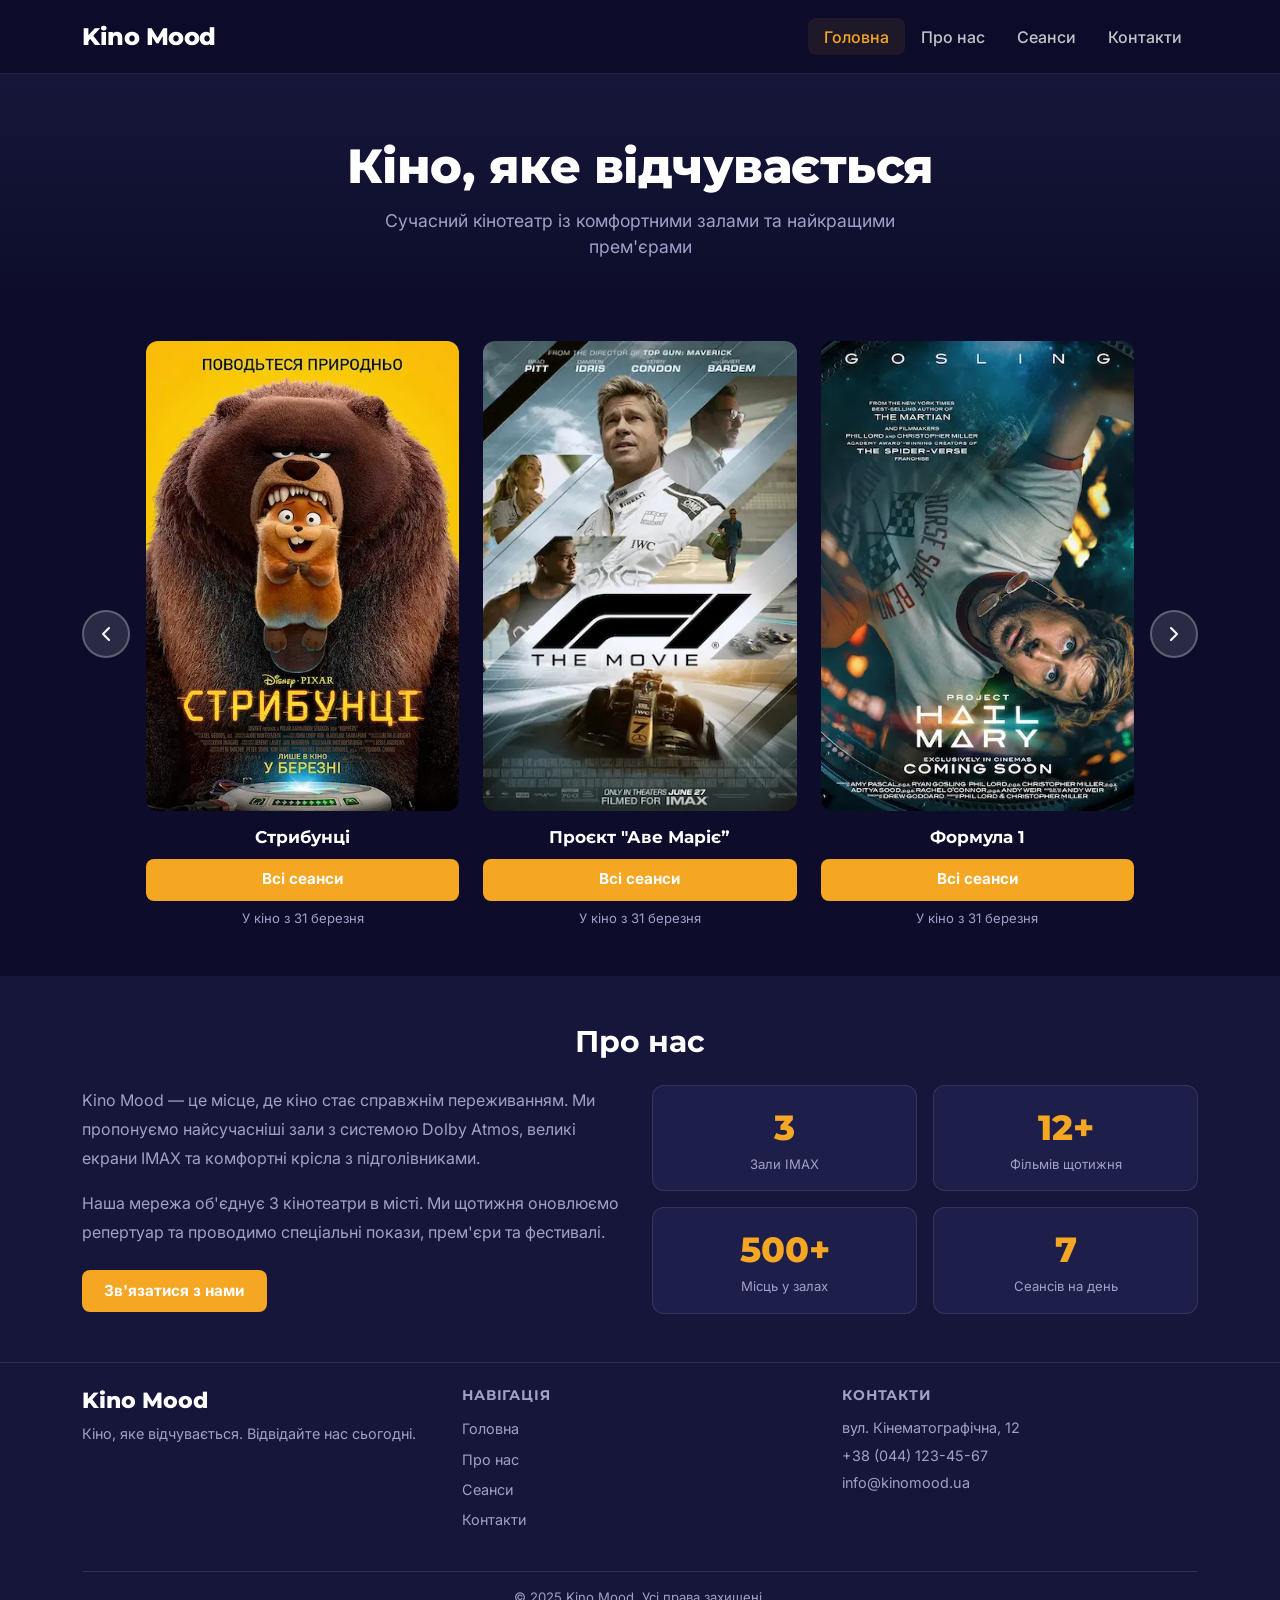
<file: index.html>
<!doctype html>
<html lang="uk">
  <head>
    <meta charset="UTF-8" />
    <meta name="viewport" content="width=device-width, initial-scale=1.0" />
    <meta
      name="description"
      content="Kino Mood — сучасний кінотеатр із комфортними залами та найкращими прем'єрами. Перегляньте актуальні сеанси та придбайте квитки онлайн."
    />
    <title>Kino Mood — Кіно, яке відчувається</title>
    <link rel="icon" type="image/svg+xml" href="img/favicon.webp" />

    <link rel="preconnect" href="https://cdn.jsdelivr.net" />
    <link rel="preconnect" href="https://fonts.googleapis.com" />
    <link rel="preconnect" href="https://fonts.gstatic.com" crossorigin />

    <link
      rel="preload"
      as="style"
      href="https://cdn.jsdelivr.net/npm/bootstrap@5.3.3/dist/css/bootstrap.min.css"
    />
    <link
      rel="stylesheet"
      href="https://cdn.jsdelivr.net/npm/bootstrap@5.3.3/dist/css/bootstrap.min.css"
      media="print"
      onload="this.media = 'all'"
    />

    <link
      rel="preload"
      as="style"
      href="https://fonts.googleapis.com/css2?family=Inter:wght@400;500;600;700&family=Montserrat:wght@700;800&display=swap"
    />
    <link
      rel="stylesheet"
      href="https://fonts.googleapis.com/css2?family=Inter:wght@400;500;600;700&family=Montserrat:wght@700;800&display=swap"
      media="print"
      onload="this.media = 'all'"
    />

    <noscript>
      <link
        rel="stylesheet"
        href="https://cdn.jsdelivr.net/npm/bootstrap@5.3.3/dist/css/bootstrap.min.css"
      />
      <link
        rel="stylesheet"
        href="https://fonts.googleapis.com/css2?family=Inter:wght@400;500;600;700&family=Montserrat:wght@700;800&display=swap"
      />
    </noscript>

    <link rel="stylesheet" href="css/style.css" />
  </head>
  <body>
    <!-- NAVBAR -->
    <header>
      <nav
        class="navbar navbar-expand-lg navbar-dark km-navbar"
        aria-label="Головна навігація"
      >
        <div class="container">
          <a class="navbar-brand km-logo" href="index.html">Kino Mood</a>
          <button
            class="navbar-toggler"
            type="button"
            data-bs-toggle="collapse"
            data-bs-target="#mainNav"
            aria-controls="mainNav"
            aria-expanded="false"
            aria-label="Перемкнути навігацію"
          >
            <span class="navbar-toggler-icon"></span>
          </button>
          <div class="collapse navbar-collapse" id="mainNav">
            <ul class="navbar-nav ms-auto">
              <li class="nav-item">
                <a class="nav-link active" aria-current="page" href="index.html"
                  >Головна</a
                >
              </li>
              <li class="nav-item">
                <a class="nav-link" href="#about">Про нас</a>
              </li>
              <li class="nav-item">
                <a class="nav-link" href="sessions.html">Сеанси</a>
              </li>
              <li class="nav-item">
                <a class="nav-link" href="contacts.html">Контакти</a>
              </li>
            </ul>
          </div>
        </div>
      </nav>
    </header>

    <!-- MAIN CONTENT -->
    <main>
      <!-- HERO -->
      <section class="km-hero text-center" aria-label="Вітальний банер">
        <div class="container">
          <h1 class="km-hero__title">Кіно, яке відчувається</h1>
          <p class="km-hero__subtitle">
            Сучасний кінотеатр із комфортними залами та найкращими прем'єрами
          </p>
        </div>
      </section>

      <!-- MOVIES CAROUSEL -->
      <section class="km-movies py-5" aria-label="Фільми в прокаті">
        <div class="container">
          <h2 class="visually-hidden">Фільми в прокаті</h2>
          <div class="km-carousel-wrapper">
            <button
              class="km-carousel-btn km-carousel-btn--prev"
              id="prevBtn"
              aria-label="Попередній фільм"
            >
              <svg
                width="24"
                height="24"
                viewBox="0 0 24 24"
                fill="none"
                xmlns="http://www.w3.org/2000/svg"
                aria-hidden="true"
              >
                <path
                  d="M15 18L9 12L15 6"
                  stroke="white"
                  stroke-width="2"
                  stroke-linecap="round"
                  stroke-linejoin="round"
                />
              </svg>
            </button>

            <div class="km-carousel" id="movieCarousel">
              <!-- Movie 1 -->
              <article class="km-movie-card">
                <div class="km-movie-card__poster">
                  <img
                    src="img/poster-placeholder-1.webp"
                    alt="Постер фільму Стрибунці"
                    class="km-movie-card__img"
                  />
                </div>
                <h3 class="km-movie-card__title">Стрибунці</h3>
                <a href="sessions.html" class="btn km-btn-orange w-100"
                  >Всі сеанси</a
                >
                <p class="km-movie-card__date">У кіно з 31 березня</p>
              </article>
              <!-- Movie 2 -->
              <article class="km-movie-card">
                <div class="km-movie-card__poster">
                  <img
                    src="img/poster-placeholder-2.webp"
                    alt="Постер фільму Проєкт Аве Маріє"
                    class="km-movie-card__img"
                  />
                </div>
                <h3 class="km-movie-card__title">Проєкт "Аве Марієˮ</h3>
                <a href="sessions.html" class="btn km-btn-orange w-100"
                  >Всі сеанси</a
                >
                <p class="km-movie-card__date">У кіно з 31 березня</p>
              </article>
              <!-- Movie 3 -->
              <article class="km-movie-card">
                <div class="km-movie-card__poster">
                  <img
                    src="img/poster-placeholder-3.webp"
                    alt="Постер фільму Формула 1"
                    class="km-movie-card__img"
                  />
                </div>
                <h3 class="km-movie-card__title">Формула 1</h3>
                <a href="sessions.html" class="btn km-btn-orange w-100"
                  >Всі сеанси</a
                >
                <p class="km-movie-card__date">У кіно з 31 березня</p>
              </article>
              <!-- Movie 4 -->
              <article class="km-movie-card">
                <div class="km-movie-card__poster">
                  <img
                    src="img/poster-placeholder-4.webp"
                    alt="Постер фільму Місія неможлива"
                    class="km-movie-card__img"
                  />
                </div>
                <h3 class="km-movie-card__title">Місія: Неможлива</h3>
                <a href="sessions.html" class="btn km-btn-orange w-100"
                  >Всі сеанси</a
                >
                <p class="km-movie-card__date">У кіно з 14 квітня</p>
              </article>

              <article class="km-movie-card">
                <div class="km-movie-card__poster">
                  <img
                    src="img/poster-placeholder-5.webp"
                    alt="Постер фільму Капітан Америка"
                    class="km-movie-card__img"
                  />
                </div>
                <h3 class="km-movie-card__title">Капітан Америка</h3>
                <a href="sessions.html" class="btn km-btn-orange w-100"
                  >Всі сеанси</a
                >
                <p class="km-movie-card__date">У кіно з 21 квітня</p>
              </article>
            </div>

            <button
              class="km-carousel-btn km-carousel-btn--next"
              id="nextBtn"
              aria-label="Наступний фільм"
            >
              <svg
                width="24"
                height="24"
                viewBox="0 0 24 24"
                fill="none"
                xmlns="http://www.w3.org/2000/svg"
                aria-hidden="true"
              >
                <path
                  d="M9 18L15 12L9 6"
                  stroke="white"
                  stroke-width="2"
                  stroke-linecap="round"
                  stroke-linejoin="round"
                />
              </svg>
            </button>
          </div>
        </div>
      </section>

      <!-- ABOUT -->
      <section class="km-about py-5" id="about" aria-label="Про нас">
        <div class="container">
          <h2 class="km-section-title text-center mb-4">Про нас</h2>
          <div class="row align-items-center g-4">
            <div class="col-lg-6">
              <p class="km-about__text">
                Kino Mood — це місце, де кіно стає справжнім переживанням. Ми
                пропонуємо найсучасніші зали з системою Dolby Atmos, великі
                екрани IMAX та комфортні крісла з підголівниками.
              </p>
              <p class="km-about__text">
                Наша мережа об'єднує 3 кінотеатри в місті. Ми щотижня оновлюємо
                репертуар та проводимо спеціальні покази, прем'єри та фестивалі.
              </p>
              <a href="contacts.html" class="btn km-btn-orange mt-2"
                >Зв'язатися з нами</a
              >
            </div>
            <div class="col-lg-6">
              <div class="row g-3">
                <div class="col-6">
                  <div class="km-stat-card text-center p-3">
                    <span class="km-stat-card__num">3</span>
                    <p class="km-stat-card__label">Зали IMAX</p>
                  </div>
                </div>
                <div class="col-6">
                  <div class="km-stat-card text-center p-3">
                    <span class="km-stat-card__num">12+</span>
                    <p class="km-stat-card__label">Фільмів щотижня</p>
                  </div>
                </div>
                <div class="col-6">
                  <div class="km-stat-card text-center p-3">
                    <span class="km-stat-card__num">500+</span>
                    <p class="km-stat-card__label">Місць у залах</p>
                  </div>
                </div>
                <div class="col-6">
                  <div class="km-stat-card text-center p-3">
                    <span class="km-stat-card__num">7</span>
                    <p class="km-stat-card__label">Сеансів на день</p>
                  </div>
                </div>
              </div>
            </div>
          </div>
        </div>
      </section>
    </main>

    <!-- FOOTER -->
    <footer class="km-footer mt-auto">
      <div class="container">
        <div class="row py-4 g-4">
          <div class="col-lg-4">
            <h2 class="km-footer__logo">Kino Mood</h2>
            <p class="km-footer__text">
              Кіно, яке відчувається. Відвідайте нас сьогодні.
            </p>
          </div>
          <div class="col-lg-4">
            <h3 class="km-footer__heading">Навігація</h3>
            <ul class="km-footer__nav list-unstyled">
              <li><a href="index.html">Головна</a></li>
              <li><a href="#about">Про нас</a></li>
              <li><a href="sessions.html">Сеанси</a></li>
              <li><a href="contacts.html">Контакти</a></li>
            </ul>
          </div>
          <div class="col-lg-4">
            <h3 class="km-footer__heading">Контакти</h3>
            <address class="km-footer__text not-italic">
              <p>вул. Кінематографічна, 12</p>
              <p><a href="tel:+380441234567">+38 (044) 123-45-67</a></p>
              <p><a href="mailto:info@kinomood.ua">info@kinomood.ua</a></p>
            </address>
          </div>
        </div>
        <div class="km-footer__bottom text-center py-3">
          <p class="mb-0">&copy; 2025 Kino Mood. Усі права захищені.</p>
        </div>
      </div>
    </footer>

    <script src="https://cdn.jsdelivr.net/npm/bootstrap@5.3.3/dist/js/bootstrap.bundle.min.js"></script>
    <script src="js/main.js"></script>
  </body>
</html>
</file>
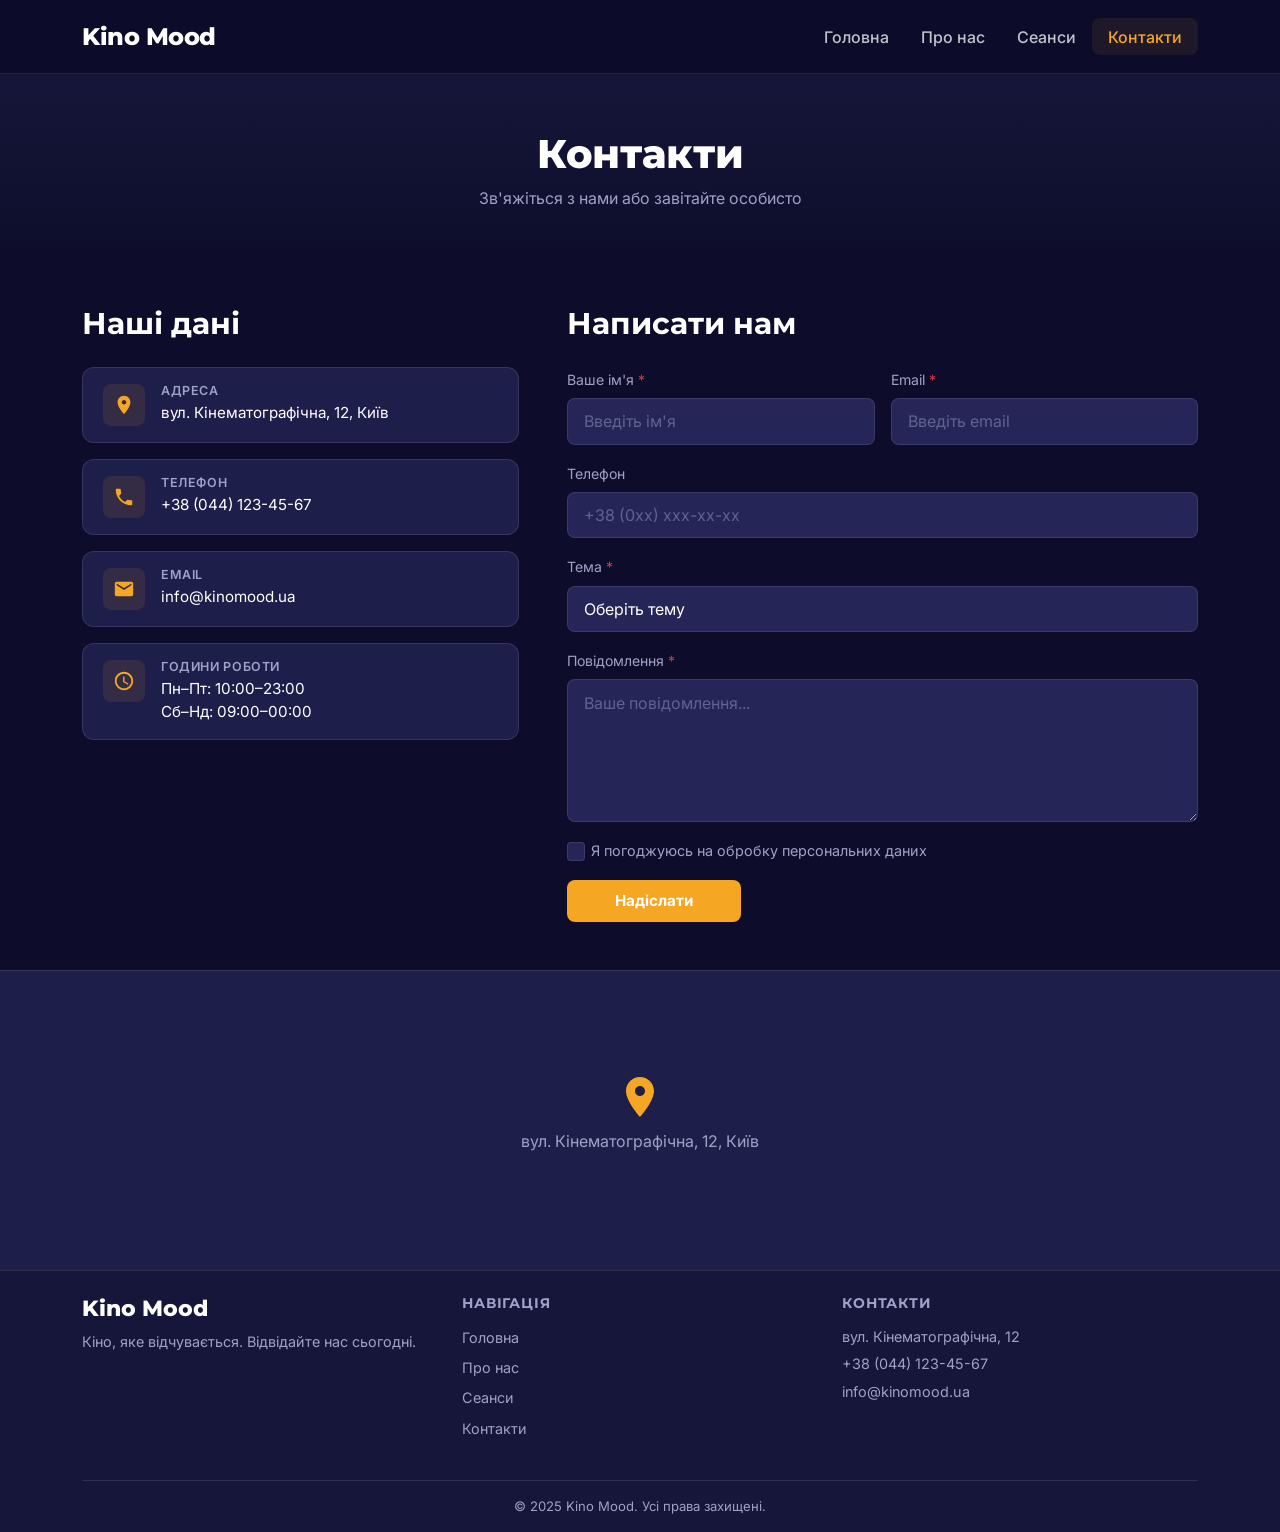
<file: contacts.html>
<!doctype html>
<html lang="uk">
  <head>
    <meta charset="UTF-8" />
    <meta name="viewport" content="width=device-width, initial-scale=1.0" />
    <meta
      name="description"
      content="Контакти кінотеатру Kino Mood. Адреса, телефон, email та форма зворотного зв'язку."
    />
    <title>Контакти — Kino Mood</title>
    <link rel="icon" type="image/svg+xml" href="img/favicon.svg" />

    <link rel="preconnect" href="https://cdn.jsdelivr.net" />
    <link rel="preconnect" href="https://fonts.googleapis.com" />
    <link rel="preconnect" href="https://fonts.gstatic.com" crossorigin />

    <link
      rel="preload"
      as="style"
      href="https://cdn.jsdelivr.net/npm/bootstrap@5.3.3/dist/css/bootstrap.min.css"
    />
    <link
      rel="stylesheet"
      href="https://cdn.jsdelivr.net/npm/bootstrap@5.3.3/dist/css/bootstrap.min.css"
      media="print"
      onload="this.media = 'all'"
    />

    <link
      rel="preload"
      as="style"
      href="https://fonts.googleapis.com/css2?family=Inter:wght@400;500;600;700&family=Montserrat:wght@700;800&display=swap"
    />
    <link
      rel="stylesheet"
      href="https://fonts.googleapis.com/css2?family=Inter:wght@400;500;600;700&family=Montserrat:wght@700;800&display=swap"
      media="print"
      onload="this.media = 'all'"
    />

    <noscript>
      <link
        rel="stylesheet"
        href="https://cdn.jsdelivr.net/npm/bootstrap@5.3.3/dist/css/bootstrap.min.css"
      />
      <link
        rel="stylesheet"
        href="https://fonts.googleapis.com/css2?family=Inter:wght@400;500;600;700&family=Montserrat:wght@700;800&display=swap"
      />
    </noscript>

    <link rel="stylesheet" href="css/style.css" />
  </head>
  <body>
    <header>
      <nav
        class="navbar navbar-expand-lg navbar-dark km-navbar"
        aria-label="Головна навігація"
      >
        <div class="container">
          <a class="navbar-brand km-logo" href="index.html">Kino Mood</a>
          <button
            class="navbar-toggler"
            type="button"
            data-bs-toggle="collapse"
            data-bs-target="#mainNav"
            aria-controls="mainNav"
            aria-expanded="false"
            aria-label="Перемкнути навігацію"
          >
            <span class="navbar-toggler-icon"></span>
          </button>
          <div class="collapse navbar-collapse" id="mainNav">
            <ul class="navbar-nav ms-auto">
              <li class="nav-item">
                <a class="nav-link" href="index.html">Головна</a>
              </li>
              <li class="nav-item">
                <a class="nav-link" href="index.html#about">Про нас</a>
              </li>
              <li class="nav-item">
                <a class="nav-link" href="sessions.html">Сеанси</a>
              </li>
              <li class="nav-item">
                <a
                  class="nav-link active"
                  aria-current="page"
                  href="contacts.html"
                  >Контакти</a
                >
              </li>
            </ul>
          </div>
        </div>
      </nav>
    </header>

    <main>
      <!-- PAGE HEADER -->
      <section
        class="km-page-header text-center"
        aria-label="Заголовок сторінки"
      >
        <div class="container">
          <h1 class="km-page-header__title">Контакти</h1>
          <p class="km-page-header__subtitle">
            Зв'яжіться з нами або завітайте особисто
          </p>
        </div>
      </section>

      <!-- CONTACTS SECTION -->
      <section class="py-5" aria-label="Контактна інформація">
        <div class="container">
          <div class="row g-5">
            <!-- INFO CARDS -->
            <div class="col-lg-5">
              <h2 class="km-section-title mb-4">Наші дані</h2>

              <div class="km-contact-card mb-3">
                <div class="km-contact-card__icon" aria-hidden="true">
                  <svg
                    width="22"
                    height="22"
                    viewBox="0 0 24 24"
                    fill="none"
                    xmlns="http://www.w3.org/2000/svg"
                  >
                    <path
                      d="M12 2C8.13 2 5 5.13 5 9c0 5.25 7 13 7 13s7-7.75 7-13c0-3.87-3.13-7-7-7zm0 9.5c-1.38 0-2.5-1.12-2.5-2.5s1.12-2.5 2.5-2.5 2.5 1.12 2.5 2.5-1.12 2.5-2.5 2.5z"
                      fill="#F5A623"
                    />
                  </svg>
                </div>
                <div>
                  <h3 class="km-contact-card__label">Адреса</h3>
                  <address class="km-contact-card__value mb-0">
                    вул. Кінематографічна, 12, Київ
                  </address>
                </div>
              </div>

              <div class="km-contact-card mb-3">
                <div class="km-contact-card__icon" aria-hidden="true">
                  <svg
                    width="22"
                    height="22"
                    viewBox="0 0 24 24"
                    fill="none"
                    xmlns="http://www.w3.org/2000/svg"
                  >
                    <path
                      d="M6.62 10.79c1.44 2.83 3.76 5.14 6.59 6.59l2.2-2.2c.27-.27.67-.36 1.02-.24 1.12.37 2.33.57 3.57.57.55 0 1 .45 1 1V20c0 .55-.45 1-1 1-9.39 0-17-7.61-17-17 0-.55.45-1 1-1h3.5c.55 0 1 .45 1 1 0 1.25.2 2.45.57 3.57.11.35.03.74-.25 1.02l-2.2 2.2z"
                      fill="#F5A623"
                    />
                  </svg>
                </div>
                <div>
                  <h3 class="km-contact-card__label">Телефон</h3>
                  <p class="km-contact-card__value mb-0">
                    <a href="tel:+380441234567">+38 (044) 123-45-67</a>
                  </p>
                </div>
              </div>

              <div class="km-contact-card mb-3">
                <div class="km-contact-card__icon" aria-hidden="true">
                  <svg
                    width="22"
                    height="22"
                    viewBox="0 0 24 24"
                    fill="none"
                    xmlns="http://www.w3.org/2000/svg"
                  >
                    <path
                      d="M20 4H4c-1.1 0-1.99.9-1.99 2L2 18c0 1.1.9 2 2 2h16c1.1 0 2-.9 2-2V6c0-1.1-.9-2-2-2zm0 4-8 5-8-5V6l8 5 8-5v2z"
                      fill="#F5A623"
                    />
                  </svg>
                </div>
                <div>
                  <h3 class="km-contact-card__label">Email</h3>
                  <p class="km-contact-card__value mb-0">
                    <a href="mailto:info@kinomood.ua">info@kinomood.ua</a>
                  </p>
                </div>
              </div>

              <div class="km-contact-card mb-3">
                <div class="km-contact-card__icon" aria-hidden="true">
                  <svg
                    width="22"
                    height="22"
                    viewBox="0 0 24 24"
                    fill="none"
                    xmlns="http://www.w3.org/2000/svg"
                  >
                    <path
                      d="M11.99 2C6.47 2 2 6.48 2 12s4.47 10 9.99 10C17.52 22 22 17.52 22 12S17.52 2 11.99 2zM12 20c-4.42 0-8-3.58-8-8s3.58-8 8-8 8 3.58 8 8-3.58 8-8 8zm.5-13H11v6l5.25 3.15.75-1.23-4.5-2.67V7z"
                      fill="#F5A623"
                    />
                  </svg>
                </div>
                <div>
                  <h3 class="km-contact-card__label">Години роботи</h3>
                  <p class="km-contact-card__value mb-0">
                    Пн–Пт: 10:00–23:00<br />Сб–Нд: 09:00–00:00
                  </p>
                </div>
              </div>
            </div>

            <!-- CONTACT FORM -->
            <div class="col-lg-7">
              <h2 class="km-section-title mb-4">Написати нам</h2>
              <form
                id="contactForm"
                class="km-contact-form"
                novalidate
                action="#"
                method="post"
              >
                <div class="row g-3">
                  <div class="col-md-6">
                    <label for="contactName" class="form-label"
                      >Ваше ім'я
                      <span class="text-danger" aria-hidden="true"
                        >*</span
                      ></label
                    >
                    <input
                      type="text"
                      class="form-control km-input"
                      id="contactName"
                      name="name"
                      placeholder="Введіть ім'я"
                      required
                    />
                    <div class="invalid-feedback">
                      Будь ласка, введіть ім'я.
                    </div>
                  </div>
                  <div class="col-md-6">
                    <label for="contactEmail" class="form-label"
                      >Email
                      <span class="text-danger" aria-hidden="true"
                        >*</span
                      ></label
                    >
                    <input
                      type="email"
                      class="form-control km-input"
                      id="contactEmail"
                      name="email"
                      placeholder="Введіть email"
                      required
                    />
                    <div class="invalid-feedback">
                      Будь ласка, введіть коректний email.
                    </div>
                  </div>
                  <div class="col-12">
                    <label for="contactPhone" class="form-label">Телефон</label>
                    <input
                      type="tel"
                      class="form-control km-input"
                      id="contactPhone"
                      name="phone"
                      placeholder="+38 (0xx) xxx-xx-xx"
                    />
                  </div>
                  <div class="col-12">
                    <label for="contactSubject" class="form-label"
                      >Тема
                      <span class="text-danger" aria-hidden="true"
                        >*</span
                      ></label
                    >
                    <select
                      class="form-select km-input"
                      id="contactSubject"
                      name="subject"
                      required
                    >
                      <option value="" disabled selected>Оберіть тему</option>
                      <option value="booking">Бронювання квитків</option>
                      <option value="corporate">Корпоративний захід</option>
                      <option value="feedback">Відгук / пропозиція</option>
                      <option value="other">Інше</option>
                    </select>
                    <div class="invalid-feedback">
                      Будь ласка, оберіть тему.
                    </div>
                  </div>
                  <div class="col-12">
                    <label for="contactMessage" class="form-label"
                      >Повідомлення
                      <span class="text-danger" aria-hidden="true"
                        >*</span
                      ></label
                    >
                    <textarea
                      class="form-control km-input"
                      id="contactMessage"
                      name="message"
                      rows="5"
                      placeholder="Ваше повідомлення..."
                      required
                      minlength="10"
                    ></textarea>
                    <div class="invalid-feedback">
                      Будь ласка, введіть повідомлення (мінімум 10 символів).
                    </div>
                  </div>
                  <div class="col-12">
                    <div class="form-check">
                      <input
                        class="form-check-input km-check"
                        type="checkbox"
                        id="contactConsent"
                        name="consent"
                        required
                      />
                      <label class="form-check-label" for="contactConsent">
                        Я погоджуюсь на обробку персональних даних
                      </label>
                      <div class="invalid-feedback">
                        Необхідно погодитись з умовами.
                      </div>
                    </div>
                  </div>
                  <div class="col-12">
                    <button type="submit" class="btn km-btn-orange px-5">
                      Надіслати
                    </button>
                  </div>
                </div>
              </form>

              <!-- Success message (hidden by default) -->
              <div
                id="formSuccess"
                class="km-form-success d-none mt-3"
                role="alert"
              >
                <svg
                  width="20"
                  height="20"
                  viewBox="0 0 24 24"
                  fill="none"
                  xmlns="http://www.w3.org/2000/svg"
                  aria-hidden="true"
                >
                  <path
                    d="M9 16.17L4.83 12l-1.42 1.41L9 19 21 7l-1.41-1.41L9 16.17z"
                    fill="#4CAF50"
                  />
                </svg>
                Дякуємо! Ваше повідомлення успішно надіслано.
              </div>
            </div>
          </div>
        </div>
      </section>

      <!-- MAP PLACEHOLDER -->
      <section class="km-map-section" aria-label="Карта розташування">
        <div class="container-fluid p-0">
          <div
            class="km-map-placeholder"
            aria-label="Розташування кінотеатру на карті"
          >
            <div class="km-map-placeholder__inner">
              <svg
                width="48"
                height="48"
                viewBox="0 0 24 24"
                fill="none"
                xmlns="http://www.w3.org/2000/svg"
                aria-hidden="true"
              >
                <path
                  d="M12 2C8.13 2 5 5.13 5 9c0 5.25 7 13 7 13s7-7.75 7-13c0-3.87-3.13-7-7-7zm0 9.5c-1.38 0-2.5-1.12-2.5-2.5s1.12-2.5 2.5-2.5 2.5 1.12 2.5 2.5-1.12 2.5-2.5 2.5z"
                  fill="#F5A623"
                />
              </svg>
              <p>вул. Кінематографічна, 12, Київ</p>
            </div>
          </div>
        </div>
      </section>
    </main>

    <footer class="km-footer mt-auto">
      <div class="container">
        <div class="row py-4 g-4">
          <div class="col-lg-4">
            <h2 class="km-footer__logo">Kino Mood</h2>
            <p class="km-footer__text">
              Кіно, яке відчувається. Відвідайте нас сьогодні.
            </p>
          </div>
          <div class="col-lg-4">
            <h3 class="km-footer__heading">Навігація</h3>
            <ul class="km-footer__nav list-unstyled">
              <li><a href="index.html">Головна</a></li>
              <li><a href="index.html#about">Про нас</a></li>
              <li><a href="sessions.html">Сеанси</a></li>
              <li><a href="contacts.html">Контакти</a></li>
            </ul>
          </div>
          <div class="col-lg-4">
            <h3 class="km-footer__heading">Контакти</h3>
            <address class="km-footer__text">
              <p>вул. Кінематографічна, 12</p>
              <p><a href="tel:+380441234567">+38 (044) 123-45-67</a></p>
              <p><a href="mailto:info@kinomood.ua">info@kinomood.ua</a></p>
            </address>
          </div>
        </div>
        <div class="km-footer__bottom text-center py-3">
          <p class="mb-0">&copy; 2025 Kino Mood. Усі права захищені.</p>
        </div>
      </div>
    </footer>

    <script src="https://cdn.jsdelivr.net/npm/bootstrap@5.3.3/dist/js/bootstrap.bundle.min.js"></script>
    <script src="js/main.js"></script>
  </body>
</html>
</file>
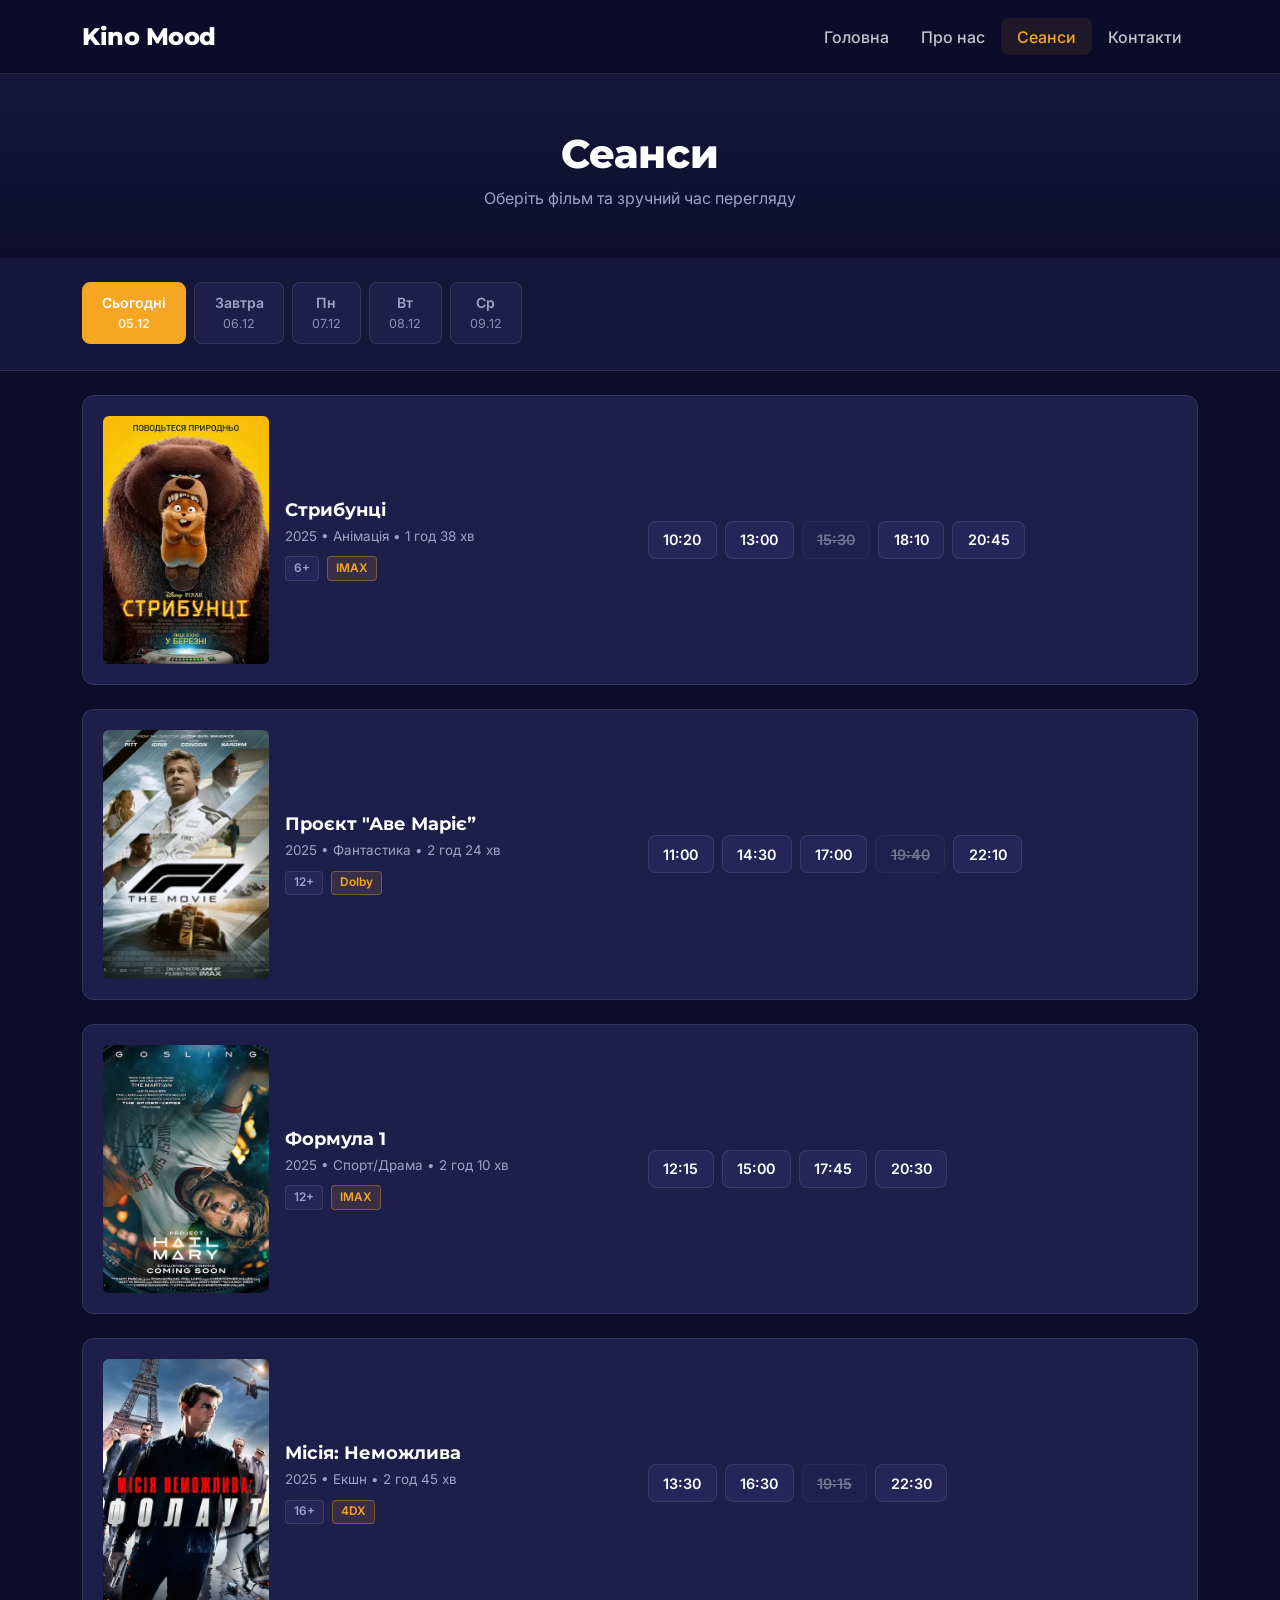
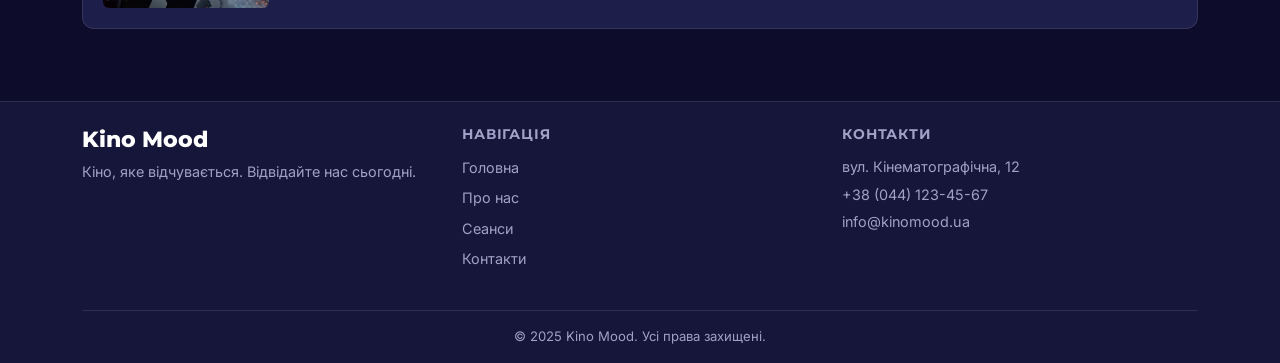
<file: sessions.html>
<!doctype html>
<html lang="uk">
  <head>
    <meta charset="UTF-8" />
    <meta name="viewport" content="width=device-width, initial-scale=1.0" />
    <meta
      name="description"
      content="Розклад сеансів у кінотеатрі Kino Mood. Оберіть зручний час та придбайте квиток онлайн."
    />
    <title>Сеанси — Kino Mood</title>
    <link rel="icon" type="image/svg+xml" href="img/favicon.svg" />

    <link rel="preconnect" href="https://cdn.jsdelivr.net" />
    <link rel="preconnect" href="https://fonts.googleapis.com" />
    <link rel="preconnect" href="https://fonts.gstatic.com" crossorigin />

    <link
      rel="preload"
      as="style"
      href="https://cdn.jsdelivr.net/npm/bootstrap@5.3.3/dist/css/bootstrap.min.css"
    />
    <link
      rel="stylesheet"
      href="https://cdn.jsdelivr.net/npm/bootstrap@5.3.3/dist/css/bootstrap.min.css"
      media="print"
      onload="this.media = 'all'"
    />

    <link
      rel="preload"
      as="style"
      href="https://fonts.googleapis.com/css2?family=Inter:wght@400;500;600;700&family=Montserrat:wght@700;800&display=swap"
    />
    <link
      rel="stylesheet"
      href="https://fonts.googleapis.com/css2?family=Inter:wght@400;500;600;700&family=Montserrat:wght@700;800&display=swap"
      media="print"
      onload="this.media = 'all'"
    />

    <noscript>
      <link
        rel="stylesheet"
        href="https://cdn.jsdelivr.net/npm/bootstrap@5.3.3/dist/css/bootstrap.min.css"
      />
      <link
        rel="stylesheet"
        href="https://fonts.googleapis.com/css2?family=Inter:wght@400;500;600;700&family=Montserrat:wght@700;800&display=swap"
      />
    </noscript>

    <link rel="stylesheet" href="css/style.css" />
  </head>
  <body>
    <header>
      <nav
        class="navbar navbar-expand-lg navbar-dark km-navbar"
        aria-label="Головна навігація"
      >
        <div class="container">
          <a class="navbar-brand km-logo" href="index.html">Kino Mood</a>
          <button
            class="navbar-toggler"
            type="button"
            data-bs-toggle="collapse"
            data-bs-target="#mainNav"
            aria-controls="mainNav"
            aria-expanded="false"
            aria-label="Перемкнути навігацію"
          >
            <span class="navbar-toggler-icon"></span>
          </button>
          <div class="collapse navbar-collapse" id="mainNav">
            <ul class="navbar-nav ms-auto">
              <li class="nav-item">
                <a class="nav-link" href="index.html">Головна</a>
              </li>
              <li class="nav-item">
                <a class="nav-link" href="index.html#about">Про нас</a>
              </li>
              <li class="nav-item">
                <a
                  class="nav-link active"
                  aria-current="page"
                  href="sessions.html"
                  >Сеанси</a
                >
              </li>
              <li class="nav-item">
                <a class="nav-link" href="contacts.html">Контакти</a>
              </li>
            </ul>
          </div>
        </div>
      </nav>
    </header>

    <main>
      <!-- PAGE HEADER -->
      <section
        class="km-page-header text-center"
        aria-label="Заголовок сторінки"
      >
        <div class="container">
          <h1 class="km-page-header__title">Сеанси</h1>
          <p class="km-page-header__subtitle">
            Оберіть фільм та зручний час перегляду
          </p>
        </div>
      </section>

      <!-- DATE FILTER -->
      <section class="km-date-filter py-4" aria-label="Вибір дати">
        <div class="container">
          <h2 class="visually-hidden">Фільтр за датою</h2>
          <div class="km-date-tabs" id="dateTabs" role="tablist">
            <button
              class="km-date-tab active"
              role="tab"
              aria-selected="true"
              data-date="today"
            >
              <span class="km-date-tab__day">Сьогодні</span>
              <span class="km-date-tab__num" id="todayDate"></span>
            </button>
            <button
              class="km-date-tab"
              role="tab"
              aria-selected="false"
              data-date="tomorrow"
            >
              <span class="km-date-tab__day">Завтра</span>
              <span class="km-date-tab__num" id="tomorrowDate"></span>
            </button>
            <button
              class="km-date-tab"
              role="tab"
              aria-selected="false"
              data-date="day2"
            >
              <span class="km-date-tab__day" id="day2Name"></span>
              <span class="km-date-tab__num" id="day2Date"></span>
            </button>
            <button
              class="km-date-tab"
              role="tab"
              aria-selected="false"
              data-date="day3"
            >
              <span class="km-date-tab__day" id="day3Name"></span>
              <span class="km-date-tab__num" id="day3Date"></span>
            </button>
            <button
              class="km-date-tab"
              role="tab"
              aria-selected="false"
              data-date="day4"
            >
              <span class="km-date-tab__day" id="day4Name"></span>
              <span class="km-date-tab__num" id="day4Date"></span>
            </button>
          </div>
        </div>
      </section>

      <!-- SESSIONS LIST -->
      <section class="km-sessions py-4 pb-5" aria-label="Список сеансів">
        <div class="container">
          <h2 class="visually-hidden">Розклад сеансів</h2>

          <!-- Movie Session 1 -->
          <article class="km-session-row mb-4">
            <div class="row align-items-center g-3">
              <div class="col-md-2 col-4">
                <img
                  src="img/poster-placeholder-1.webp"
                  alt="Постер фільму Стрибунці"
                  class="km-session-row__poster img-fluid rounded"
                />
              </div>
              <div class="col-md-4 col-8">
                <h3 class="km-session-row__title">Стрибунці</h3>
                <p class="km-session-row__meta">
                  2025 • Анімація • 1 год 38 хв
                </p>
                <span class="km-badge">6+</span>
                <span class="km-badge km-badge--format">IMAX</span>
              </div>
              <div class="col-md-6">
                <div class="km-times">
                  <button class="km-time-btn" type="button">10:20</button>
                  <button class="km-time-btn" type="button">13:00</button>
                  <button
                    class="km-time-btn km-time-btn--sold"
                    type="button"
                    disabled
                    aria-label="Зал 1, 15:30 — місця заповнені"
                  >
                    15:30
                  </button>
                  <button class="km-time-btn" type="button">18:10</button>
                  <button class="km-time-btn" type="button">20:45</button>
                </div>
              </div>
            </div>
          </article>

          <!-- Movie Session 2 -->
          <article class="km-session-row mb-4">
            <div class="row align-items-center g-3">
              <div class="col-md-2 col-4">
                <img
                  src="img/poster-placeholder-2.webp"
                  alt="Постер фільму Проєкт Аве Маріє"
                  class="km-session-row__poster img-fluid rounded"
                />
              </div>
              <div class="col-md-4 col-8">
                <h3 class="km-session-row__title">Проєкт "Аве Марієˮ</h3>
                <p class="km-session-row__meta">
                  2025 • Фантастика • 2 год 24 хв
                </p>
                <span class="km-badge">12+</span>
                <span class="km-badge km-badge--format">Dolby</span>
              </div>
              <div class="col-md-6">
                <div class="km-times">
                  <button class="km-time-btn" type="button">11:00</button>
                  <button class="km-time-btn" type="button">14:30</button>
                  <button class="km-time-btn" type="button">17:00</button>
                  <button
                    class="km-time-btn km-time-btn--sold"
                    type="button"
                    disabled
                  >
                    19:40
                  </button>
                  <button class="km-time-btn" type="button">22:10</button>
                </div>
              </div>
            </div>
          </article>

          <!-- Movie Session 3 -->
          <article class="km-session-row mb-4">
            <div class="row align-items-center g-3">
              <div class="col-md-2 col-4">
                <img
                  src="img/poster-placeholder-3.webp"
                  alt="Постер фільму Формула 1"
                  class="km-session-row__poster img-fluid rounded"
                />
              </div>
              <div class="col-md-4 col-8">
                <h3 class="km-session-row__title">Формула 1</h3>
                <p class="km-session-row__meta">
                  2025 • Спорт/Драма • 2 год 10 хв
                </p>
                <span class="km-badge">12+</span>
                <span class="km-badge km-badge--format">IMAX</span>
              </div>
              <div class="col-md-6">
                <div class="km-times">
                  <button class="km-time-btn" type="button">12:15</button>
                  <button class="km-time-btn" type="button">15:00</button>
                  <button class="km-time-btn" type="button">17:45</button>
                  <button class="km-time-btn" type="button">20:30</button>
                </div>
              </div>
            </div>
          </article>

          <!-- Movie Session 4 -->
          <article class="km-session-row mb-4">
            <div class="row align-items-center g-3">
              <div class="col-md-2 col-4">
                <img
                  src="img/poster-placeholder-4.webp"
                  alt="Постер фільму Місія неможлива"
                  class="km-session-row__poster img-fluid rounded"
                />
              </div>
              <div class="col-md-4 col-8">
                <h3 class="km-session-row__title">Місія: Неможлива</h3>
                <p class="km-session-row__meta">2025 • Екшн • 2 год 45 хв</p>
                <span class="km-badge">16+</span>
                <span class="km-badge km-badge--format">4DX</span>
              </div>
              <div class="col-md-6">
                <div class="km-times">
                  <button class="km-time-btn" type="button">13:30</button>
                  <button class="km-time-btn" type="button">16:30</button>
                  <button
                    class="km-time-btn km-time-btn--sold"
                    type="button"
                    disabled
                  >
                    19:15
                  </button>
                  <button class="km-time-btn" type="button">22:30</button>
                </div>
              </div>
            </div>
          </article>
        </div>
      </section>

      <!-- TICKET MODAL TRIGGER (demo) -->
      <div
        class="modal fade"
        id="ticketModal"
        tabindex="-1"
        aria-labelledby="ticketModalLabel"
        aria-hidden="true"
      >
        <div class="modal-dialog modal-dialog-centered">
          <div class="modal-content km-modal">
            <div class="modal-header border-0">
              <h2 class="modal-title km-modal__title" id="ticketModalLabel">
                Придбати квиток
              </h2>
              <button
                type="button"
                class="btn-close btn-close-white"
                data-bs-dismiss="modal"
                aria-label="Закрити"
              ></button>
            </div>
            <div class="modal-body">
              <p class="km-modal__info" id="modalMovieInfo">Фільм: — Час: —</p>
              <form id="ticketForm" novalidate>
                <div class="mb-3">
                  <label for="ticketName" class="form-label">Ваше ім'я</label>
                  <input
                    type="text"
                    class="form-control km-input"
                    id="ticketName"
                    name="name"
                    placeholder="Введіть ім'я"
                    required
                  />
                  <div class="invalid-feedback">Будь ласка, введіть ім'я.</div>
                </div>
                <div class="mb-3">
                  <label for="ticketEmail" class="form-label">Email</label>
                  <input
                    type="email"
                    class="form-control km-input"
                    id="ticketEmail"
                    name="email"
                    placeholder="Введіть email"
                    required
                  />
                  <div class="invalid-feedback">
                    Будь ласка, введіть коректний email.
                  </div>
                </div>
                <div class="mb-3">
                  <label for="ticketCount" class="form-label"
                    >Кількість квитків</label
                  >
                  <select
                    class="form-select km-input"
                    id="ticketCount"
                    name="count"
                  >
                    <option value="1">1 квиток</option>
                    <option value="2">2 квитки</option>
                    <option value="3">3 квитки</option>
                    <option value="4">4 квитки</option>
                  </select>
                </div>
                <button type="submit" class="btn km-btn-orange w-100 mt-2">
                  Підтвердити замовлення
                </button>
              </form>
            </div>
          </div>
        </div>
      </div>
    </main>

    <footer class="km-footer mt-auto">
      <div class="container">
        <div class="row py-4 g-4">
          <div class="col-lg-4">
            <h2 class="km-footer__logo">Kino Mood</h2>
            <p class="km-footer__text">
              Кіно, яке відчувається. Відвідайте нас сьогодні.
            </p>
          </div>
          <div class="col-lg-4">
            <h3 class="km-footer__heading">Навігація</h3>
            <ul class="km-footer__nav list-unstyled">
              <li><a href="index.html">Головна</a></li>
              <li><a href="index.html#about">Про нас</a></li>
              <li><a href="sessions.html">Сеанси</a></li>
              <li><a href="contacts.html">Контакти</a></li>
            </ul>
          </div>
          <div class="col-lg-4">
            <h3 class="km-footer__heading">Контакти</h3>
            <address class="km-footer__text">
              <p>вул. Кінематографічна, 12</p>
              <p><a href="tel:+380441234567">+38 (044) 123-45-67</a></p>
              <p><a href="mailto:info@kinomood.ua">info@kinomood.ua</a></p>
            </address>
          </div>
        </div>
        <div class="km-footer__bottom text-center py-3">
          <p class="mb-0">&copy; 2025 Kino Mood. Усі права захищені.</p>
        </div>
      </div>
    </footer>

    <script src="https://cdn.jsdelivr.net/npm/bootstrap@5.3.3/dist/js/bootstrap.bundle.min.js"></script>
    <script src="js/main.js"></script>
  </body>
</html>
</file>
<file: css/style.css>
:root {
  --km-bg-deep: #0d0d2b;
  --km-bg-mid: #16163a;
  --km-bg-card: #1e1e4a;
  --km-bg-surface: #252558;
  --km-orange: #f5a623;
  --km-orange-h: #e09610;
  --km-text: #ffffff;
  --km-text-muted: #a0a0c8;
  --km-border: rgba(255, 255, 255, 0.1);
  --km-radius: 12px;
  --km-radius-sm: 8px;
  --km-font-head: "Montserrat", sans-serif;
  --km-font-body: "Inter", sans-serif;
  --km-trans: 0.22s ease;
}

*,
*::before,
*::after {
  box-sizing: border-box;
}

html {
  scroll-behavior: smooth;
}

body {
  background-color: var(--km-bg-deep);
  color: var(--km-text);
  font-family: var(--km-font-body);
  font-size: 1rem;
  min-height: 100vh;
  display: flex;
  flex-direction: column;
}

main {
  flex: 1 0 auto;
}

a {
  color: var(--km-orange);
  text-decoration: none;
  transition: color var(--km-trans);
}
a:hover {
  color: var(--km-orange-h);
}

address {
  font-style: normal;
}

.km-navbar {
  background: rgba(13, 13, 43, 0.97);
  backdrop-filter: blur(8px);
  -webkit-backdrop-filter: blur(8px);
  border-bottom: 1px solid var(--km-border);
  padding: 0.85rem 0;
  position: sticky;
  top: 0;
  z-index: 1030;
}

.km-logo {
  font-family: var(--km-font-head);
  font-size: 1.5rem;
  font-weight: 800;
  color: var(--km-text) !important;
  letter-spacing: -0.5px;
}

.km-navbar .nav-link {
  color: rgba(255, 255, 255, 0.75) !important;
  font-weight: 500;
  padding: 0.4rem 1rem !important;
  border-radius: var(--km-radius-sm);
  transition:
    color var(--km-trans),
    background var(--km-trans);
}

.km-navbar .nav-link:hover,
.km-navbar .nav-link.active {
  color: var(--km-orange) !important;
  background: rgba(245, 166, 35, 0.08);
}

.km-hero {
  background: linear-gradient(
    180deg,
    var(--km-bg-mid) 0%,
    var(--km-bg-deep) 100%
  );
  padding: 4rem 0 2rem;
}

.km-hero__title {
  font-family: var(--km-font-head);
  font-size: clamp(2rem, 4vw, 3rem);
  font-weight: 800;
  margin-bottom: 0.75rem;
  letter-spacing: -0.5px;
}

.km-hero__subtitle {
  color: var(--km-text-muted);
  font-size: 1.1rem;
  max-width: 560px;
  margin: 0 auto;
}

.km-page-header {
  background: linear-gradient(
    180deg,
    var(--km-bg-mid) 0%,
    var(--km-bg-deep) 100%
  );
  padding: 3.5rem 0 2rem;
}

.km-page-header__title {
  font-family: var(--km-font-head);
  font-size: clamp(1.75rem, 3.5vw, 2.5rem);
  font-weight: 800;
}

.km-page-header__subtitle {
  color: var(--km-text-muted);
  font-size: 1rem;
}

.km-section-title {
  font-family: var(--km-font-head);
  font-size: clamp(1.4rem, 2.5vw, 1.9rem);
  font-weight: 700;
}

.km-btn-orange {
  background-color: var(--km-orange);
  color: #fff !important;
  border: none;
  font-weight: 700;
  font-size: 0.95rem;
  border-radius: var(--km-radius-sm);
  padding: 0.6rem 1.4rem;
  transition:
    background var(--km-trans),
    transform var(--km-trans),
    box-shadow var(--km-trans);
}

.km-btn-orange:hover {
  background-color: var(--km-orange-h);
  box-shadow: 0 4px 18px rgba(245, 166, 35, 0.4);
  transform: translateY(-1px);
}

.km-movies {
  background: var(--km-bg-deep);
}

.km-carousel-wrapper {
  display: flex;
  align-items: center;
  gap: 1rem;
  position: relative;
}

.km-carousel {
  display: flex;
  gap: 1.5rem;
  overflow: hidden;
  flex: 1;
  scroll-snap-type: x mandatory;
}

.km-movie-card {
  flex: 0 0 calc((100% - 3rem) / 3);
  scroll-snap-align: start;
  text-align: center;
  transition: transform var(--km-trans);
}

.km-movie-card:hover {
  transform: translateY(-4px);
}

.km-movie-card__poster {
  border-radius: var(--km-radius);
  overflow: hidden;
  margin-bottom: 1rem;
  aspect-ratio: 2/3;
  background: var(--km-bg-card);
}

.km-movie-card__img {
  width: 100%;
  height: 100%;
  object-fit: cover;
  display: block;
}

.km-movie-card__title {
  font-family: var(--km-font-head);
  font-size: 1.05rem;
  font-weight: 700;
  margin-bottom: 0.75rem;
}

.km-movie-card__date {
  color: var(--km-text-muted);
  font-size: 0.82rem;
  margin-top: 0.5rem;
  margin-bottom: 0;
}

.km-carousel-btn {
  background: rgba(255, 255, 255, 0.12);
  border: 2px solid rgba(255, 255, 255, 0.25);
  border-radius: 50%;
  width: 48px;
  height: 48px;
  display: flex;
  align-items: center;
  justify-content: center;
  flex-shrink: 0;
  cursor: pointer;
  transition:
    background var(--km-trans),
    border-color var(--km-trans);
  color: #fff;
}

.km-carousel-btn:hover {
  background: rgba(245, 166, 35, 0.2);
  border-color: var(--km-orange);
}

/* ---- ABOUT SECTION ---- */
.km-about {
  background: var(--km-bg-mid);
}

.km-about__text {
  color: var(--km-text-muted);
  line-height: 1.8;
  margin-bottom: 1rem;
}

.km-stat-card {
  background: var(--km-bg-card);
  border: 1px solid var(--km-border);
  border-radius: var(--km-radius);
  transition: transform var(--km-trans);
}
.km-stat-card:hover {
  transform: translateY(-3px);
}

.km-stat-card__num {
  font-family: var(--km-font-head);
  font-size: 2.2rem;
  font-weight: 800;
  color: var(--km-orange);
  display: block;
}

.km-stat-card__label {
  color: var(--km-text-muted);
  font-size: 0.82rem;
  margin: 0;
}

.km-date-filter {
  background: var(--km-bg-mid);
  border-bottom: 1px solid var(--km-border);
}

.km-date-tabs {
  display: flex;
  gap: 0.5rem;
  overflow-x: auto;
  padding-bottom: 2px;
  scrollbar-width: none;
}
.km-date-tabs::-webkit-scrollbar {
  display: none;
}

.km-date-tab {
  background: var(--km-bg-card);
  border: 1px solid var(--km-border);
  border-radius: var(--km-radius-sm);
  padding: 0.55rem 1.2rem;
  color: var(--km-text-muted);
  cursor: pointer;
  white-space: nowrap;
  transition:
    background var(--km-trans),
    color var(--km-trans),
    border-color var(--km-trans);
  font-family: var(--km-font-body);
  font-size: 0.9rem;
  display: flex;
  flex-direction: column;
  align-items: center;
  gap: 2px;
}

.km-date-tab:hover {
  background: var(--km-bg-surface);
  color: var(--km-text);
}

.km-date-tab.active {
  background: var(--km-orange);
  border-color: var(--km-orange);
  color: #fff;
  font-weight: 600;
}

.km-date-tab__day {
  font-weight: 600;
  font-size: 0.88rem;
}
.km-date-tab__num {
  font-size: 0.78rem;
  opacity: 0.85;
}

.km-sessions {
  background: var(--km-bg-deep);
}

.km-session-row {
  background: var(--km-bg-card);
  border: 1px solid var(--km-border);
  border-radius: var(--km-radius);
  padding: 1.25rem;
  transition: border-color var(--km-trans);
}

.km-session-row:hover {
  border-color: rgba(245, 166, 35, 0.35);
}

.km-session-row__poster {
  border-radius: var(--km-radius-sm);
  width: 100%;
  aspect-ratio: 2/3;
  object-fit: cover;
  background: var(--km-bg-surface);
}

.km-session-row__title {
  font-family: var(--km-font-head);
  font-size: 1.1rem;
  font-weight: 700;
  margin-bottom: 0.35rem;
}

.km-session-row__meta {
  color: var(--km-text-muted);
  font-size: 0.84rem;
  margin-bottom: 0.5rem;
}

.km-badge {
  display: inline-block;
  background: var(--km-bg-surface);
  border: 1px solid var(--km-border);
  color: var(--km-text-muted);
  font-size: 0.74rem;
  font-weight: 600;
  padding: 0.15rem 0.5rem;
  border-radius: 4px;
  margin-right: 0.3rem;
}

.km-badge--format {
  background: rgba(245, 166, 35, 0.12);
  border-color: rgba(245, 166, 35, 0.35);
  color: var(--km-orange);
}

.km-times {
  display: flex;
  flex-wrap: wrap;
  gap: 0.5rem;
}

.km-time-btn {
  background: var(--km-bg-surface);
  border: 1px solid var(--km-border);
  color: var(--km-text);
  font-size: 0.9rem;
  font-weight: 600;
  padding: 0.45rem 0.9rem;
  border-radius: var(--km-radius-sm);
  cursor: pointer;
  transition:
    background var(--km-trans),
    border-color var(--km-trans),
    color var(--km-trans);
  font-family: var(--km-font-body);
}

.km-time-btn:hover {
  background: var(--km-orange);
  border-color: var(--km-orange);
  color: #fff;
}

.km-time-btn--sold {
  opacity: 0.38;
  cursor: not-allowed;
  text-decoration: line-through;
}

.km-time-btn--sold:hover {
  background: var(--km-bg-surface);
  border-color: var(--km-border);
  color: var(--km-text);
}

.km-modal {
  background: var(--km-bg-mid);
  border: 1px solid var(--km-border);
  border-radius: var(--km-radius);
  color: var(--km-text);
}

.km-modal .form-label {
  color: var(--km-text-muted);
  font-size: 0.9rem;
}
.km-modal__title {
  font-family: var(--km-font-head);
  font-size: 1.3rem;
  font-weight: 700;
}
.km-modal__info {
  color: var(--km-orange);
  font-weight: 600;
  margin-bottom: 1.25rem;
}

.km-input {
  background: var(--km-bg-surface) !important;
  border: 1px solid var(--km-border) !important;
  color: var(--km-text) !important;
  border-radius: var(--km-radius-sm) !important;
  padding: 0.65rem 1rem !important;
  font-family: var(--km-font-body);
  transition:
    border-color var(--km-trans),
    box-shadow var(--km-trans);
}

.km-input:focus {
  border-color: var(--km-orange) !important;
  box-shadow: 0 0 0 3px rgba(245, 166, 35, 0.2) !important;
  outline: none;
}

.km-input::placeholder {
  color: rgba(160, 160, 200, 0.5) !important;
}

.km-input option {
  background: var(--km-bg-mid);
}

textarea.km-input {
  resize: vertical;
  min-height: 120px;
}

.km-check {
  background-color: var(--km-bg-surface) !important;
  border-color: var(--km-border) !important;
  width: 1.15em;
  height: 1.15em;
}
.km-check:checked {
  background-color: var(--km-orange) !important;
  border-color: var(--km-orange) !important;
}
.form-check-label {
  color: var(--km-text-muted);
  font-size: 0.9rem;
}

.km-contact-card {
  display: flex;
  align-items: flex-start;
  gap: 1rem;
  background: var(--km-bg-card);
  border: 1px solid var(--km-border);
  border-radius: var(--km-radius);
  padding: 1rem 1.25rem;
  transition: transform var(--km-trans);
}
.km-contact-card:hover {
  transform: translateX(4px);
}

.km-contact-card__icon {
  background: rgba(245, 166, 35, 0.1);
  border-radius: 8px;
  width: 42px;
  height: 42px;
  display: flex;
  align-items: center;
  justify-content: center;
  flex-shrink: 0;
}

.km-contact-card__label {
  font-size: 0.78rem;
  font-weight: 600;
  text-transform: uppercase;
  letter-spacing: 0.05em;
  color: var(--km-text-muted);
  margin-bottom: 0.2rem;
}

.km-contact-card__value {
  color: var(--km-text);
  font-size: 0.95rem;
}
.km-contact-card__value a {
  color: var(--km-text);
}
.km-contact-card__value a:hover {
  color: var(--km-orange);
}

.km-contact-form .form-label {
  color: var(--km-text-muted);
  font-size: 0.88rem;
}

.km-form-success {
  background: rgba(76, 175, 80, 0.12);
  border: 1px solid rgba(76, 175, 80, 0.35);
  border-radius: var(--km-radius-sm);
  color: #a5d6a7;
  padding: 0.75rem 1rem;
  display: flex;
  align-items: center;
  gap: 0.5rem;
  font-weight: 500;
}

.km-map-placeholder {
  width: 100%;
  height: 300px;
  background: var(--km-bg-card);
  border-top: 1px solid var(--km-border);
  display: flex;
  align-items: center;
  justify-content: center;
}

.km-map-placeholder__inner {
  display: flex;
  flex-direction: column;
  align-items: center;
  gap: 0.5rem;
  color: var(--km-text-muted);
}

.km-footer {
  background: var(--km-bg-mid);
  border-top: 1px solid var(--km-border);
  flex-shrink: 0;
}

.km-footer__logo {
  font-family: var(--km-font-head);
  font-size: 1.4rem;
  font-weight: 800;
  color: var(--km-text);
  margin-bottom: 0.5rem;
}

.km-footer__heading {
  font-family: var(--km-font-head);
  font-size: 0.9rem;
  font-weight: 700;
  text-transform: uppercase;
  letter-spacing: 0.06em;
  color: var(--km-text-muted);
  margin-bottom: 0.75rem;
}

.km-footer__text {
  color: var(--km-text-muted);
  font-size: 0.9rem;
  line-height: 1.7;
}
.km-footer__text p {
  margin-bottom: 0.2rem;
}
.km-footer__text a {
  color: var(--km-text-muted);
}
.km-footer__text a:hover {
  color: var(--km-orange);
}

.km-footer__nav li {
  margin-bottom: 0.4rem;
}
.km-footer__nav a {
  color: var(--km-text-muted);
  font-size: 0.9rem;
}
.km-footer__nav a:hover {
  color: var(--km-orange);
}

.km-footer__bottom {
  border-top: 1px solid var(--km-border);
  color: var(--km-text-muted);
  font-size: 0.82rem;
}

@media (max-width: 991.98px) {
  .km-movie-card {
    flex: 0 0 calc((100% - 1.5rem) / 2);
  }
}

@media (min-width: 576px) and (max-width: 991.98px) {
  .km-hero {
    padding: 3rem 0 2rem;
  }
  .km-hero__title {
    font-size: 2rem;
  }

  .km-movie-card {
    flex: 0 0 calc((100% - 1.5rem) / 2);
  }

  .km-session-row__poster {
    max-width: 90px;
  }

  .km-contact-card {
    padding: 0.85rem 1rem;
  }

  .km-footer .col-lg-4 {
    text-align: center;
  }
  .km-footer__nav {
    display: flex;
    flex-wrap: wrap;
    justify-content: center;
    gap: 0 1.5rem;
  }
}

@media (max-width: 767.98px) {
  .km-hero {
    padding: 2.5rem 0 1.5rem;
  }
  .km-hero__title {
    font-size: 1.75rem;
  }
  .km-hero__subtitle {
    font-size: 0.95rem;
  }

  .km-movie-card {
    flex: 0 0 80%;
  }
  .km-carousel-btn {
    width: 38px;
    height: 38px;
  }

  .km-session-row {
    padding: 1rem;
  }
  .km-session-row__title {
    font-size: 1rem;
  }

  .km-date-tabs {
    gap: 0.4rem;
  }
  .km-date-tab {
    padding: 0.45rem 0.9rem;
    font-size: 0.82rem;
  }

  .km-footer .col-lg-4 {
    text-align: center;
  }
  .km-footer__nav {
    display: flex;
    flex-wrap: wrap;
    justify-content: center;
    gap: 0 1.5rem;
  }
}

@media (max-width: 575.98px) {
  body {
    font-size: 15px;
  }

  .km-navbar {
    padding: 0.65rem 0;
  }
  .km-logo {
    font-size: 1.25rem;
  }

  .km-navbar .nav-link {
    font-size: 1.05rem;
    padding: 0.7rem 1rem !important;
    border-bottom: 1px solid var(--km-border);
  }
  .km-navbar .navbar-collapse {
    margin-top: 0.5rem;
  }

  .km-hero {
    padding: 2rem 0 1.25rem;
  }
  .km-hero__title {
    font-size: 1.5rem;
    letter-spacing: -0.3px;
  }
  .km-hero__subtitle {
    font-size: 0.9rem;
    padding: 0 0.5rem;
  }

  .km-page-header {
    padding: 2rem 0 1.25rem;
  }
  .km-page-header__title {
    font-size: 1.5rem;
  }

  .km-movie-card {
    flex: 0 0 82%;
  }
  .km-carousel-btn {
    width: 34px;
    height: 34px;
  }
  .km-carousel-btn svg {
    width: 18px;
    height: 18px;
  }
  .km-movie-card__title {
    font-size: 0.95rem;
  }

  .km-about {
    padding: 2rem 0 !important;
  }
  .km-stat-card__num {
    font-size: 1.8rem;
  }
  .km-stat-card__label {
    font-size: 0.78rem;
  }

  .km-date-filter {
    padding: 0.75rem 0;
  }
  .km-date-tabs {
    gap: 0.35rem;
    padding: 0 0.5rem 4px;
  }
  .km-date-tab {
    padding: 0.5rem 0.75rem;
    font-size: 0.8rem;
    min-width: 58px;
  }

  .km-session-row {
    padding: 0.85rem;
  }
  .km-session-row .col-4 {
    flex: 0 0 80px;
    max-width: 80px;
  }
  .km-session-row .col-8 {
    flex: 1;
  }
  .km-session-row__title {
    font-size: 0.95rem;
    margin-bottom: 0.2rem;
  }
  .km-session-row__meta {
    font-size: 0.78rem;
    margin-bottom: 0.3rem;
  }

  .km-time-btn {
    padding: 0.55rem 0.85rem;
    font-size: 0.88rem;
    min-width: 62px;
    min-height: 40px;
  }
  .km-times {
    gap: 0.4rem;
    margin-top: 0.5rem;
  }

  .km-contact-card {
    padding: 0.85rem;
    gap: 0.75rem;
  }
  .km-contact-card__icon {
    width: 36px;
    height: 36px;
  }
  .km-contact-card__value {
    font-size: 0.9rem;
  }

  .km-contact-form .row > .col-md-6 {
    flex: 0 0 100%;
    max-width: 100%;
  }

  .km-input {
    padding: 0.75rem 1rem !important;
    font-size: 0.95rem !important;
  }
  .form-check-label {
    font-size: 0.85rem;
  }

  .km-map-placeholder {
    height: 200px;
  }

  .km-footer .col-lg-4 {
    text-align: center;
  }
  .km-footer__logo {
    font-size: 1.2rem;
  }
  .km-footer__nav {
    display: flex;
    flex-wrap: wrap;
    justify-content: center;
    gap: 0.1rem 1.2rem;
  }
  .km-footer__nav a {
    padding: 0.4rem 0;
    display: inline-block;
    min-height: 40px;
    line-height: 2.2;
  }
  .km-footer__bottom {
    font-size: 0.78rem;
  }

  .container {
    padding-left: 1rem;
    padding-right: 1rem;
  }
  .km-carousel-wrapper {
    gap: 0.5rem;
  }
}
</file>
